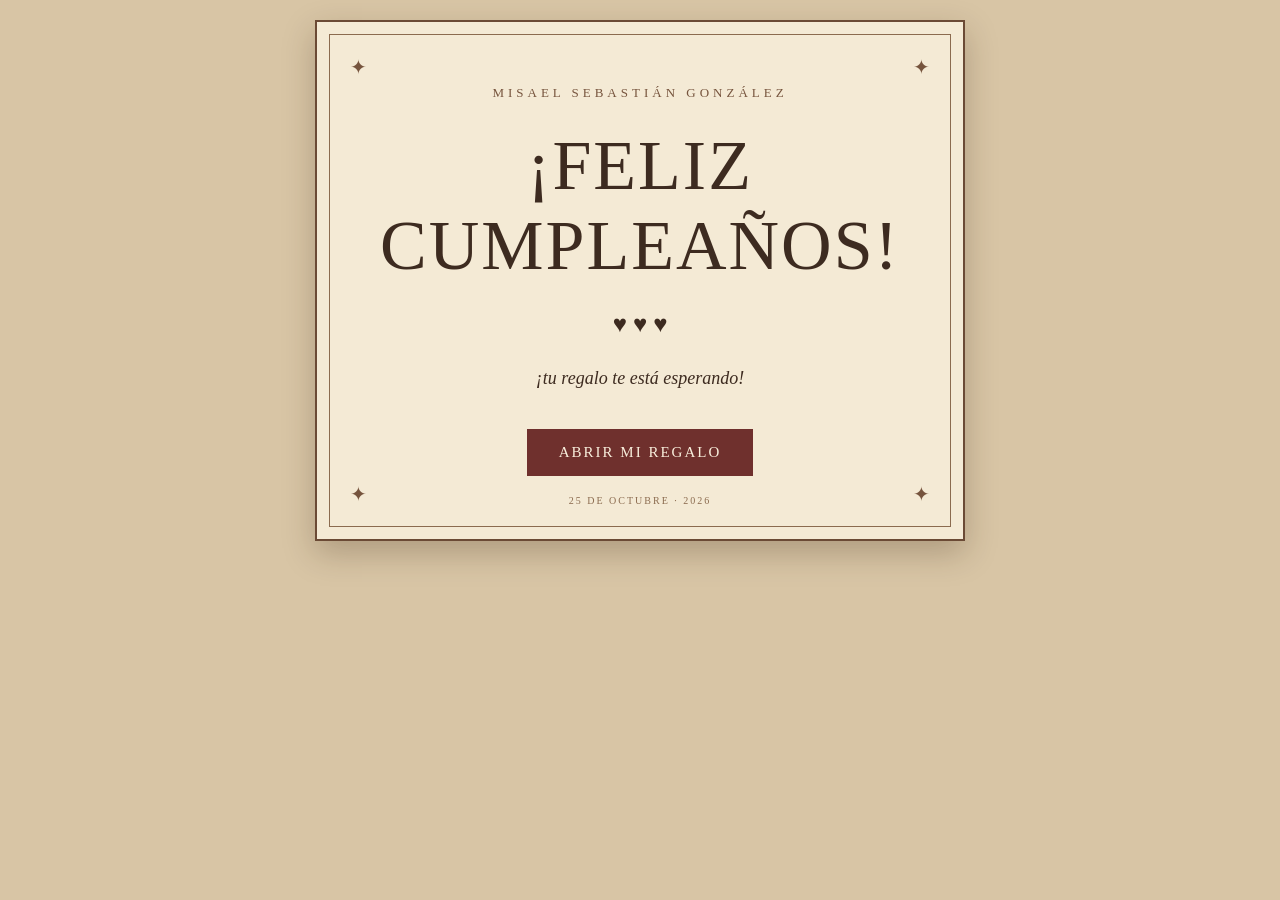
<file: index.html>
<!DOCTYPE html>
<html lang="es">

<head>
    <meta charset="UTF-8">
    <meta name="viewport" content="width=device-width, initial-scale=1.0">

    <title>feliz cumpleaños</title>

    <link rel="stylesheet" href="style.css">
</head>

<body>

    <main class="portada">

        <div class="marco">

            <div class="decoracion arriba-izq">✦</div>
            <div class="decoracion arriba-der">✦</div>
            <div class="decoracion abajo-izq">✦</div>
            <div class="decoracion abajo-der">✦</div>

            <p class="etiqueta">
                MISAEL SEBASTIÁN GONZÁLEZ
            </p>

            <h1>¡FELIZ CUMPLEAÑOS!</h1>

            <div class="corazon">♥ ♥ ♥</div>

            <p class="mensaje">
                ¡tu regalo te está esperando!
            </p>

            <button class="boton">
                Abrir mi regalo
            </button>

            <p class="pie">
                25 de octubre · 2026
            </p>

        </div>

    </main>

    <script src="script.js"></script>

</body>

</html>
</file>
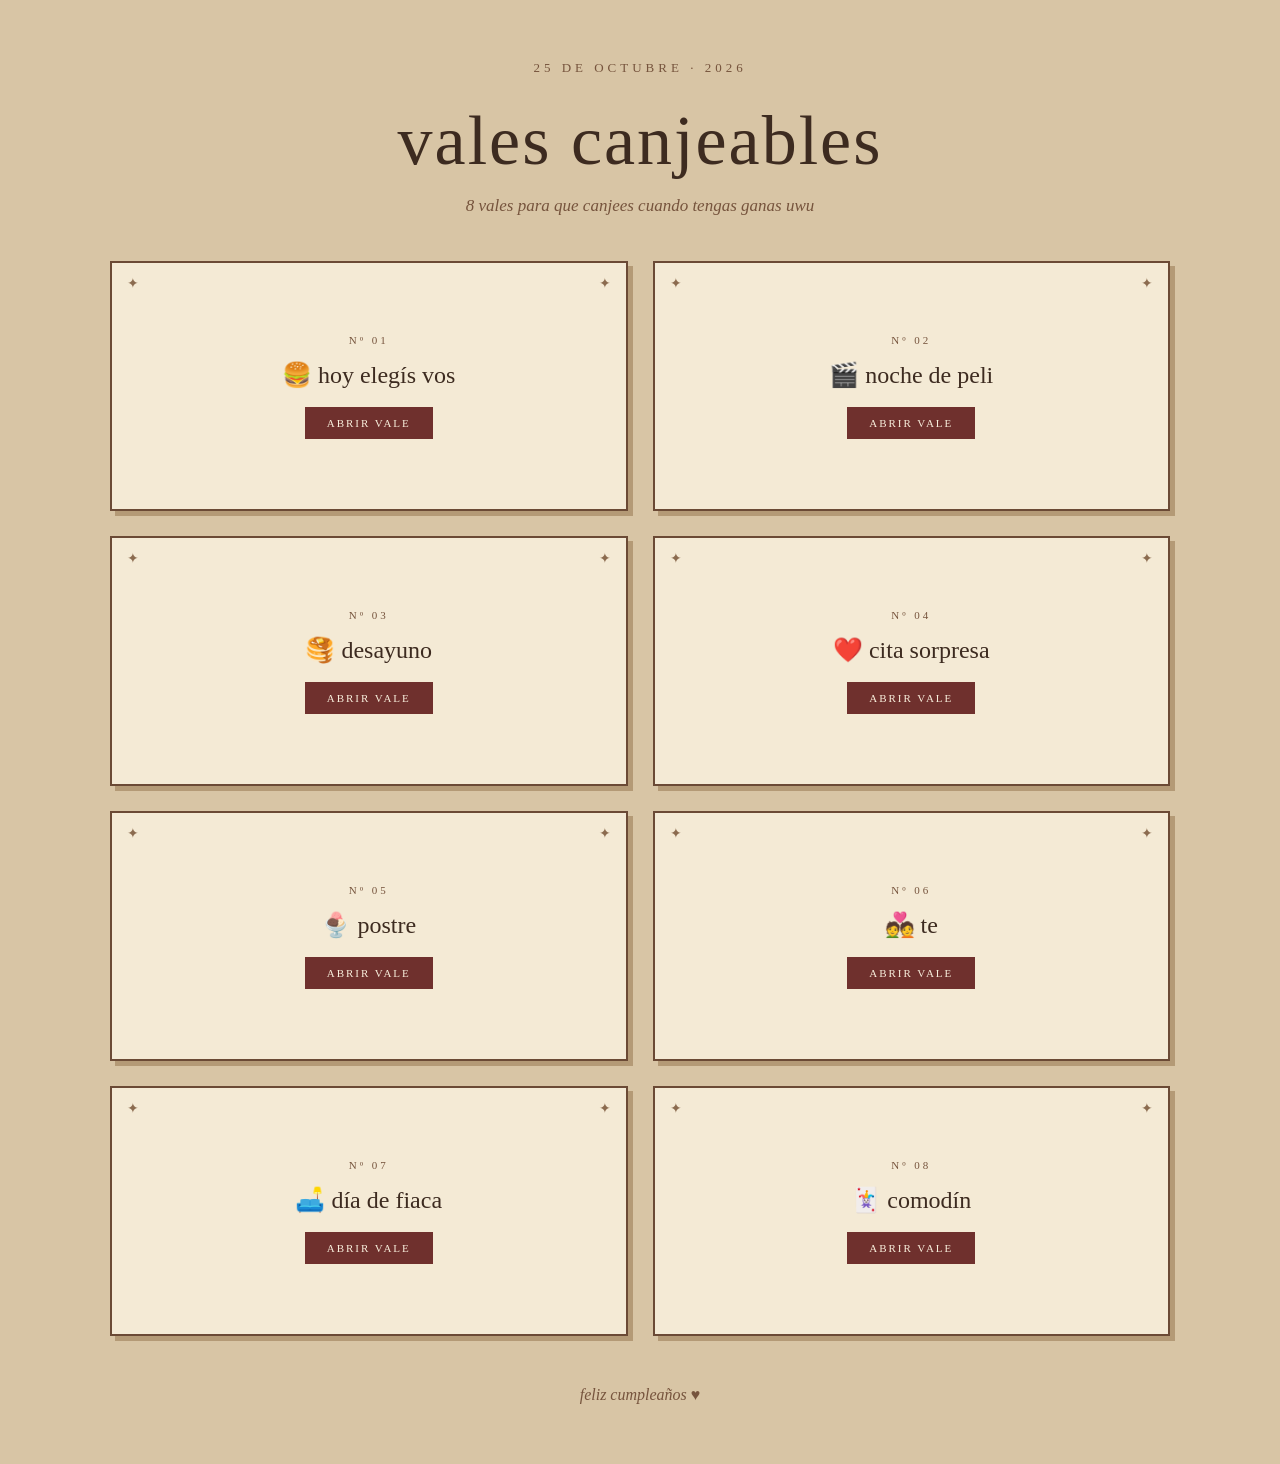
<file: vales.html>
<!DOCTYPE html>
<html lang="es">

<head>
    <meta charset="UTF-8">
    <meta name="viewport" content="width=device-width, initial-scale=1.0">

    <title>mis vales</title>

    <link rel="stylesheet" href="style.css">
</head>

<body>

    <main class="pagina-vales">

        <header class="encabezado-vales">

            <p class="etiqueta">
                25 de octubre · 2026
            </p>

            <h1>
                vales canjeables
            </h1>

            <p>
                8 vales para que canjees cuando tengas ganas uwu
            </p>

        </header>


        <section class="contenedor-vales">


            <!-- VALE 01 -->

            <article class="vale" data-vale="1">

                <span class="numero">Nº 01</span>

                <h2>🍔 hoy elegís vos</h2>

                <div class="contenido-vale">

                    <p>
                        te toca elegir qué comemos hoy.
                    </p>

                    <button class="boton-canjear">
                        Canjear
                    </button>

                </div>

                <button class="boton-abrir-vale">
                    Abrir vale
                </button>

                <div class="sello-canjeado">
                    ✓ CANJEADO
                </div>

            </article>


            <!-- VALE 02 -->

            <article class="vale" data-vale="2">

                <span class="numero">Nº 02</span>

                <h2>🎬 noche de peli</h2>

                <div class="contenido-vale">

                    <p>
                        vos elegís la película que vemos, y yo pongo los snacks.
                    </p>

                    <button class="boton-canjear">
                        Canjear
                    </button>

                </div>

                <button class="boton-abrir-vale">
                    Abrir vale
                </button>

                <div class="sello-canjeado">
                    ✓ CANJEADO
                </div>

            </article>


            <!-- VALE 03 -->

            <article class="vale" data-vale="3">

                <span class="numero">Nº 03</span>

                <h2>🥞 desayuno</h2>

                <div class="contenido-vale">

                    <p>
                        vale por un desayuno en la camita (puede estar La Princesa).
                    </p>

                    <button class="boton-canjear">
                        Canjear
                    </button>

                </div>

                <button class="boton-abrir-vale">
                    Abrir vale
                </button>

                <div class="sello-canjeado">
                    ✓ CANJEADO
                </div>

            </article>


            <!-- VALE 04 -->

            <article class="vale" data-vale="4">

                <span class="numero">Nº 04</span>

                <h2>❤️ cita sorpresa</h2>

                <div class="contenido-vale">

                    <p>
                        vos solamente te ponés wapo, yo organizo la cita e invito.
                    </p>

                    <button class="boton-canjear">
                        Canjear
                    </button>

                </div>

                <button class="boton-abrir-vale">
                    Abrir vale
                </button>

                <div class="sello-canjeado">
                    ✓ CANJEADO
                </div>

            </article>


            <!-- VALE 05 -->

            <article class="vale" data-vale="5">

                <span class="numero">Nº 05</span>

                <h2>🍨 postre</h2>

                <div class="contenido-vale">

                    <p>
                        vale por un postre a elección, vos lo elegís y yo te lo preparo.
                    </p>

                    <button class="boton-canjear">
                        Canjear
                    </button>

                </div>

                <button class="boton-abrir-vale">
                    Abrir vale
                </button>

                <div class="sello-canjeado">
                    ✓ CANJEADO
                </div>

            </article>


            <!-- VALE 06 -->

            <article class="vale" data-vale="6">

                <span class="numero">Nº 06</span>

                <h2>💑 te</h2>

                <div class="contenido-vale">

                    <p>
                        te c
                    </p>

                    <button class="boton-canjear">
                        Canjear
                    </button>

                </div>

                <button class="boton-abrir-vale">
                    Abrir vale
                </button>

                <div class="sello-canjeado">
                    ✓ CANJEADO
                </div>

            </article>


            <!-- VALE 07 -->

            <article class="vale" data-vale="7">

                <span class="numero">Nº 07</span>

                <h2>🛋️ día de fiaca</h2>

                <div class="contenido-vale">

                    <p>
                        vos te quedás acostado descansando y yo hago todo lo que me pidas.
                    </p>

                    <button class="boton-canjear">
                        Canjear
                    </button>

                </div>

                <button class="boton-abrir-vale">
                    Abrir vale
                </button>

                <div class="sello-canjeado">
                    ✓ CANJEADO
                </div>

            </article>


            <!-- VALE 8 -->

            <article class="vale" data-vale="10">

                <span class="numero">Nº 08</span>

                <h2>🃏 comodín</h2>

                <div class="contenido-vale">

                    <p>
                        podés repetir cualquier vale.
                    </p>

                    <button class="boton-canjear">
                        Canjear
                    </button>

                </div>

                <button class="boton-abrir-vale">
                    Abrir vale
                </button>

                <div class="sello-canjeado">
                    ✓ CANJEADO
                </div>

            </article>


        </section>


        <footer class="footer-vales">

            <p>
                feliz cumpleaños ♥
            </p>

        </footer>

    </main>


    <script src="script.js"></script>

</body>

</html>
</file>
<file: style.css>
* {
    box-sizing: border-box;
    margin: 0;
    padding: 0;
}

body {
    min-height: 100vh;
    background: #d8c5a5;
    font-family: Georgia, "Times New Roman", serif;
    color: #3d2b20;
    padding: 20px;
}


/* =========================
   PORTADA
========================= */

.portada {
    width: 100%;
    max-width: 650px;
    min-height: 500px;
    margin: auto;
    background: #f4ead5;
    border: 2px solid #6b4a35;
    padding: 12px;
    box-shadow: 0 12px 30px rgba(50, 30, 15, 0.25);
}

.marco {
    min-height: 470px;
    border: 1px solid #8b6b4f;
    display: flex;
    flex-direction: column;
    justify-content: center;
    align-items: center;
    text-align: center;
    padding: 50px 30px;
    position: relative;
}

.etiqueta {
    font-size: 13px;
    letter-spacing: 4px;
    text-transform: uppercase;
    margin-bottom: 25px;
    color: #76543d;
}

h1 {
    font-size: clamp(42px, 8vw, 70px);
    font-weight: normal;
    letter-spacing: 2px;
    margin-bottom: 15px;
}

.corazon {
    font-size: 24px;
    margin: 10px 0 25px;
}

.mensaje {
    max-width: 450px;
    font-size: 18px;
    line-height: 1.7;
    font-style: italic;
    margin-bottom: 35px;
}

.boton {
    background: #6f302d;
    color: #f8eedc;
    border: none;
    padding: 15px 32px;
    font-family: Georgia, "Times New Roman", serif;
    font-size: 15px;
    letter-spacing: 2px;
    text-transform: uppercase;
    cursor: pointer;
    transition: 0.3s;
}

.boton:hover {
    background: #4e211f;
    transform: translateY(-2px);
}

.decoracion {
    position: absolute;
    font-size: 20px;
    color: #76543d;
}

.arriba-izq {
    top: 20px;
    left: 20px;
}

.arriba-der {
    top: 20px;
    right: 20px;
}

.abajo-izq {
    bottom: 20px;
    left: 20px;
}

.abajo-der {
    bottom: 20px;
    right: 20px;
}

.pie {
    position: absolute;
    bottom: 20px;
    font-size: 10px;
    letter-spacing: 2px;
    text-transform: uppercase;
    color: #8b6b4f;
}


/* =========================
   PÁGINA DE VALES
========================= */

.pagina-vales {
    width: 100%;
    max-width: 1100px;
    margin: auto;
    padding: 40px 20px;
}

.encabezado-vales {
    text-align: center;
    margin-bottom: 45px;
}

.encabezado-vales h1 {
    margin-bottom: 15px;
}

.encabezado-vales > p:last-child {
    font-size: 17px;
    font-style: italic;
    color: #76543d;
}


/* =========================
   CONTENEDOR
========================= */

.contenedor-vales {
    display: grid;
    grid-template-columns: repeat(2, 1fr);
    gap: 25px;
}


/* =========================
   VALES
========================= */

.vale {
    position: relative;

    background: #f4ead5;

    border: 2px solid #6b4a35;

    padding: 30px;

    min-height: 250px;

    box-shadow: 5px 5px 0 #b49a76;

    display: flex;
    flex-direction: column;
    justify-content: center;
    align-items: center;

    text-align: center;

    overflow: hidden;

    transition: 0.4s;
}

.vale:hover {
    transform: translateY(-3px);
    box-shadow: 7px 8px 0 #b49a76;
}


/* Decoraciones */

.vale::before,
.vale::after {
    content: "✦";
    position: absolute;
    top: 12px;
    color: #8b6b4f;
    font-size: 14px;
}

.vale::before {
    left: 15px;
}

.vale::after {
    right: 15px;
}


/* Número */

.numero {
    font-size: 11px;
    letter-spacing: 3px;
    color: #76543d;
    margin-bottom: 15px;
}


/* Título */

.vale h2 {
    font-size: 24px;
    font-weight: normal;
    margin-bottom: 18px;
}


/* =========================
   CONTENIDO
========================= */

.contenido-vale {
    display: none;
    animation: aparecer 0.5s ease;
}

.vale.abierto .contenido-vale {
    display: block;
}

.vale p {
    max-width: 380px;
    line-height: 1.6;
    color: #574033;
    margin-bottom: 20px;
}


/* =========================
   BOTONES
========================= */

.boton-abrir-vale {
    background: #6f302d;
    color: #f8eedc;

    border: none;

    padding: 10px 22px;

    font-family: Georgia, "Times New Roman", serif;

    text-transform: uppercase;

    letter-spacing: 2px;

    font-size: 11px;

    cursor: pointer;

    transition: 0.3s;
}

.boton-abrir-vale:hover {
    background: #4e211f;
    transform: translateY(-2px);
}


.boton-canjear {
    background: transparent;

    color: #6f302d;

    border: 1px solid #6f302d;

    padding: 9px 20px;

    font-family: Georgia, "Times New Roman", serif;

    text-transform: uppercase;

    letter-spacing: 2px;

    font-size: 11px;

    cursor: pointer;

    transition: 0.3s;
}

.boton-canjear:hover {
    background: #6f302d;
    color: #f8eedc;
}


/* =========================
   SELLO CANJEADO
========================= */

.sello-canjeado {
    display: none;

    position: absolute;

    top: 50%;
    left: 50%;

    transform: translate(-50%, -50%) rotate(-12deg);

    border: 3px solid #ff2c2c;

    color: #ff2c2c;

    padding: 10px 18px;

    font-size: 36px;

    font-weight: bold;

    letter-spacing: 3px;

    opacity: 1;

    white-space: nowrap;
}


/* Vale canjeado */

.vale.canjeado {
    opacity: 0.5;
    filter: grayscale(0.45);
}

.vale.canjeado .contenido-vale {
    opacity: 0.5;
}

.vale.canjeado .sello-canjeado {
    display: block;
    animation: sellar 0.5s ease;
}


/* =========================
   ANIMACIONES
========================= */

@keyframes aparecer {

    from {
        opacity: 0;
        transform: translateY(-10px);
    }

    to {
        opacity: 1;
        transform: translateY(0);
    }

}


@keyframes sellar {

    0% {
        transform: translate(-50%, -50%) rotate(-12deg) scale(2);
        opacity: 0;
    }

    70% {
        transform: translate(-50%, -50%) rotate(-12deg) scale(0.95);
        opacity: 1;
    }

    100% {
        transform: translate(-50%, -50%) rotate(-12deg) scale(1);
        opacity: 0.9;
    }

}


/* =========================
   FOOTER
========================= */

.footer-vales {
    text-align: center;

    margin-top: 50px;

    color: #76543d;

    font-style: italic;
}


/* =========================
   CELULAR
========================= */

@media (max-width: 700px) {

    body {
        padding: 10px;
    }

    .contenedor-vales {
        grid-template-columns: 1fr;
    }

    .pagina-vales {
        padding: 30px 10px;
    }

    .vale {
        min-height: 230px;
    }

    .portada {
        min-height: 95vh;
    }

    .marco {
        min-height: calc(95vh - 24px);
        padding: 40px 20px;
    }

}
</file>
